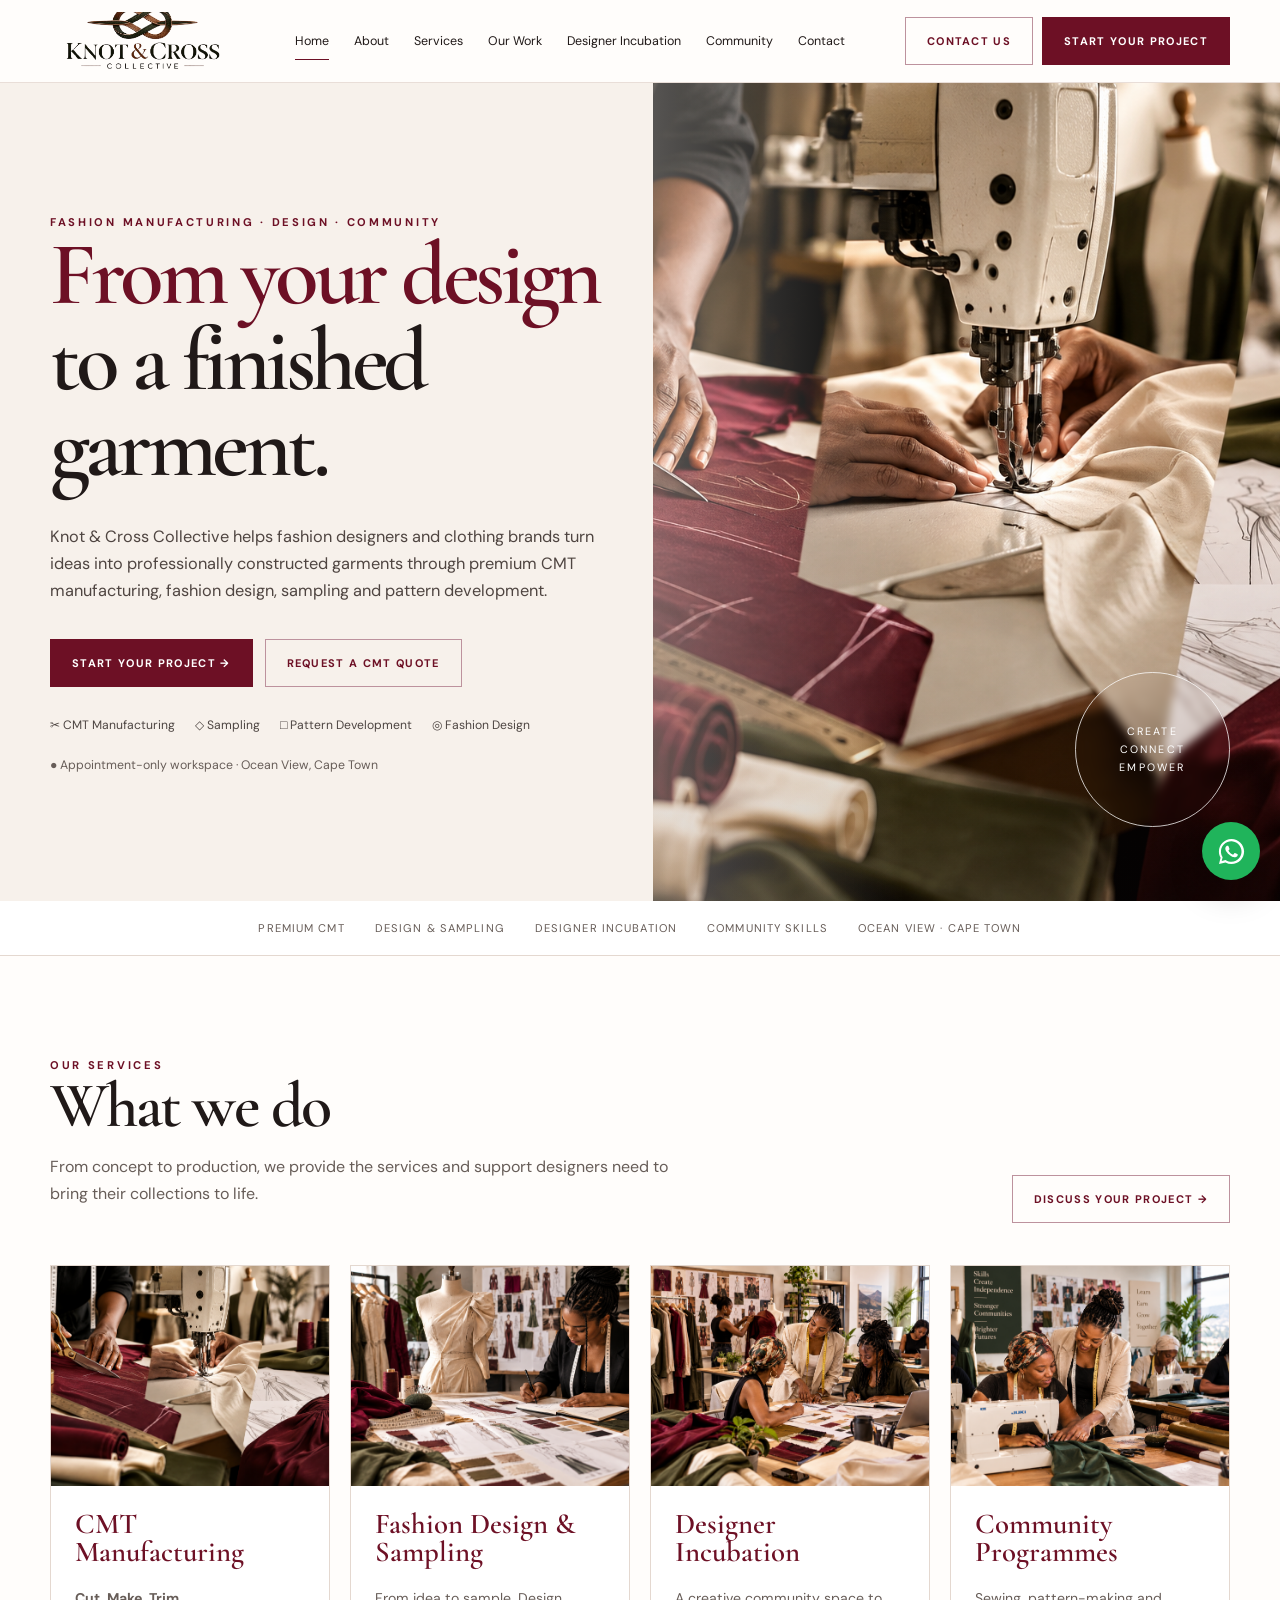
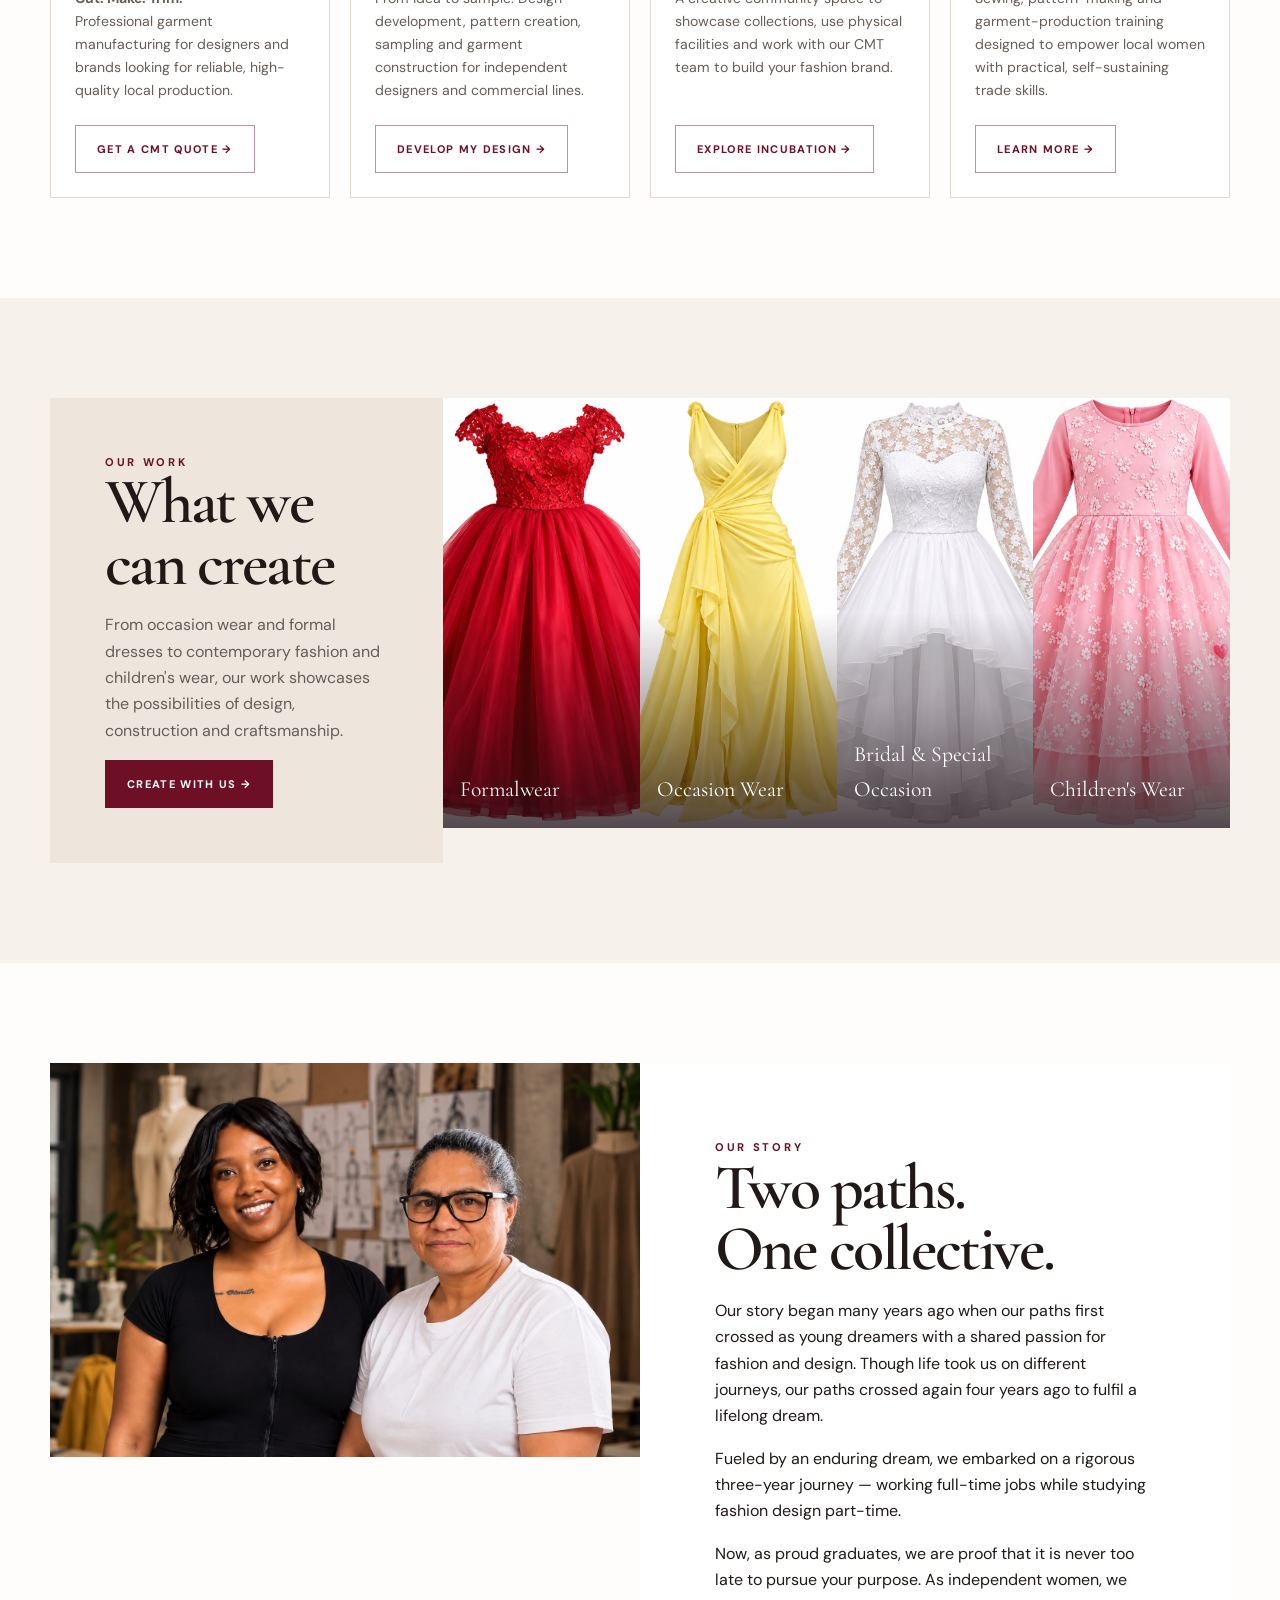
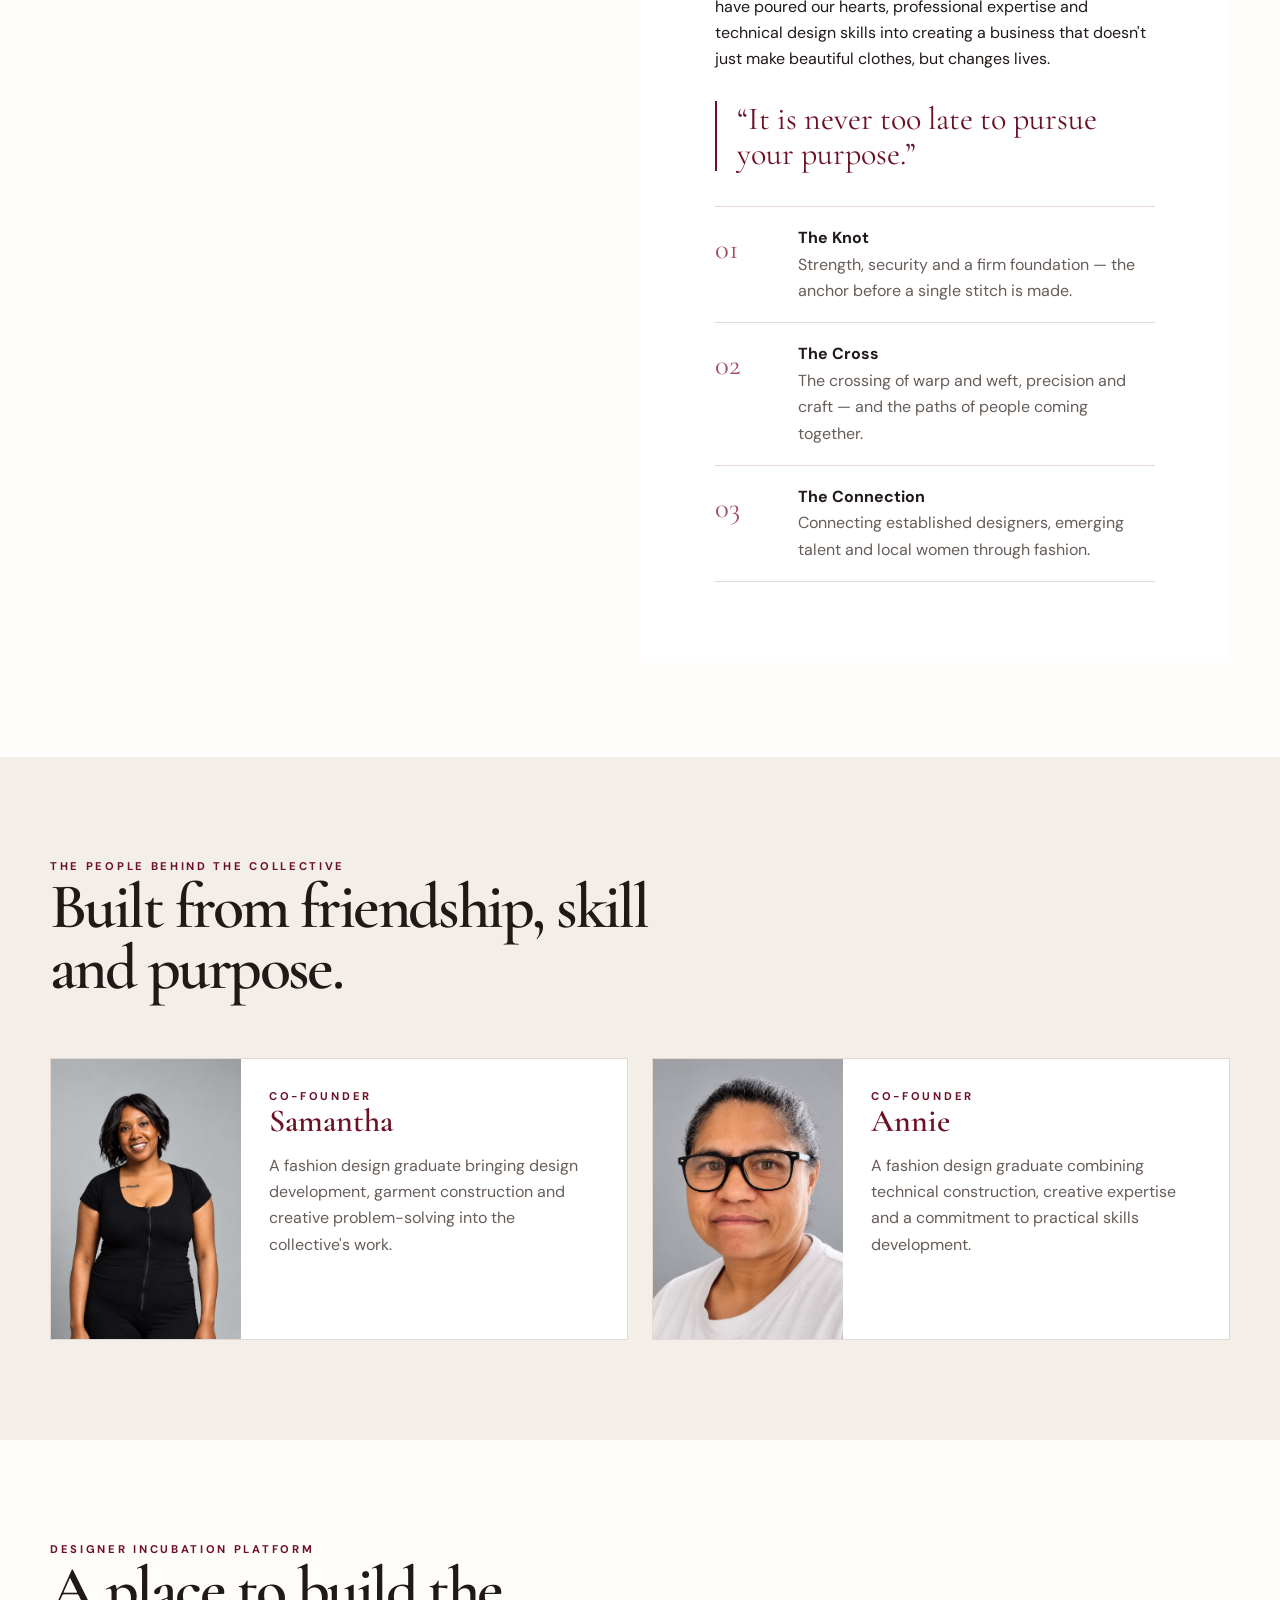
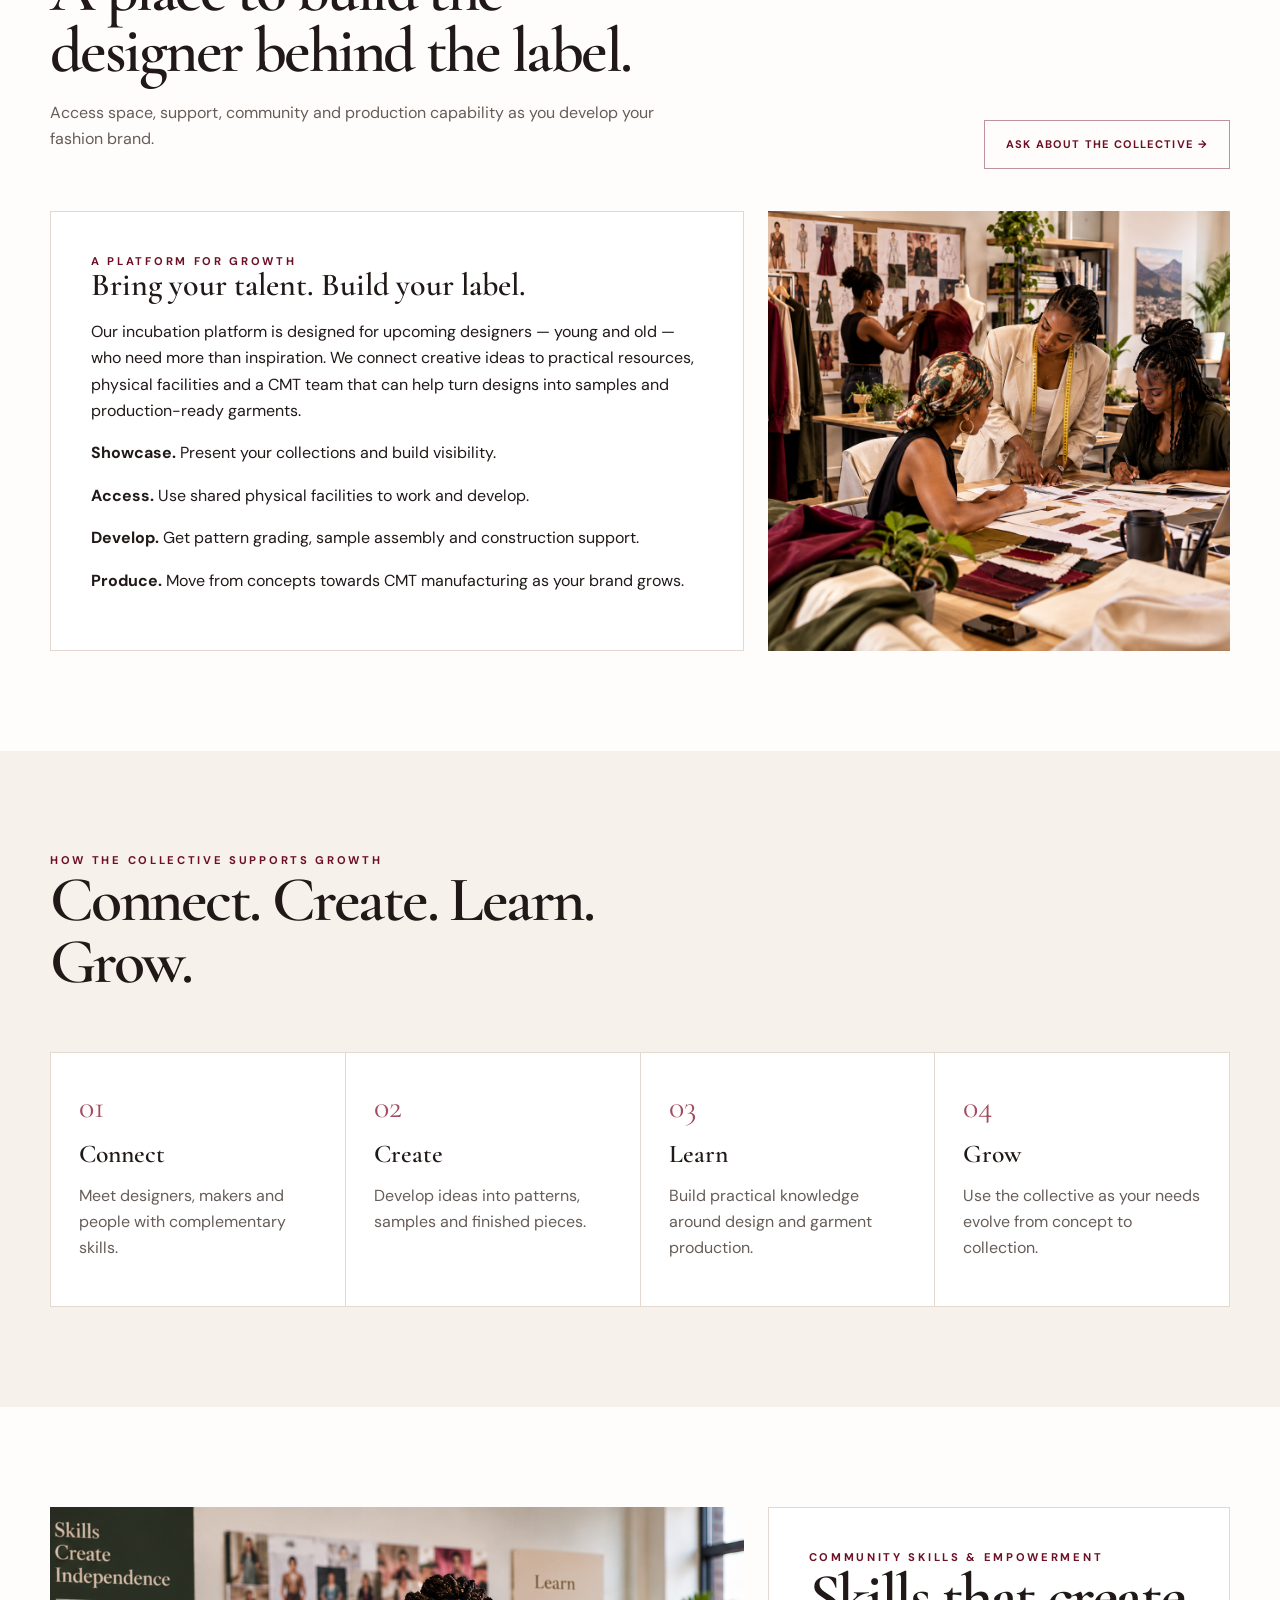
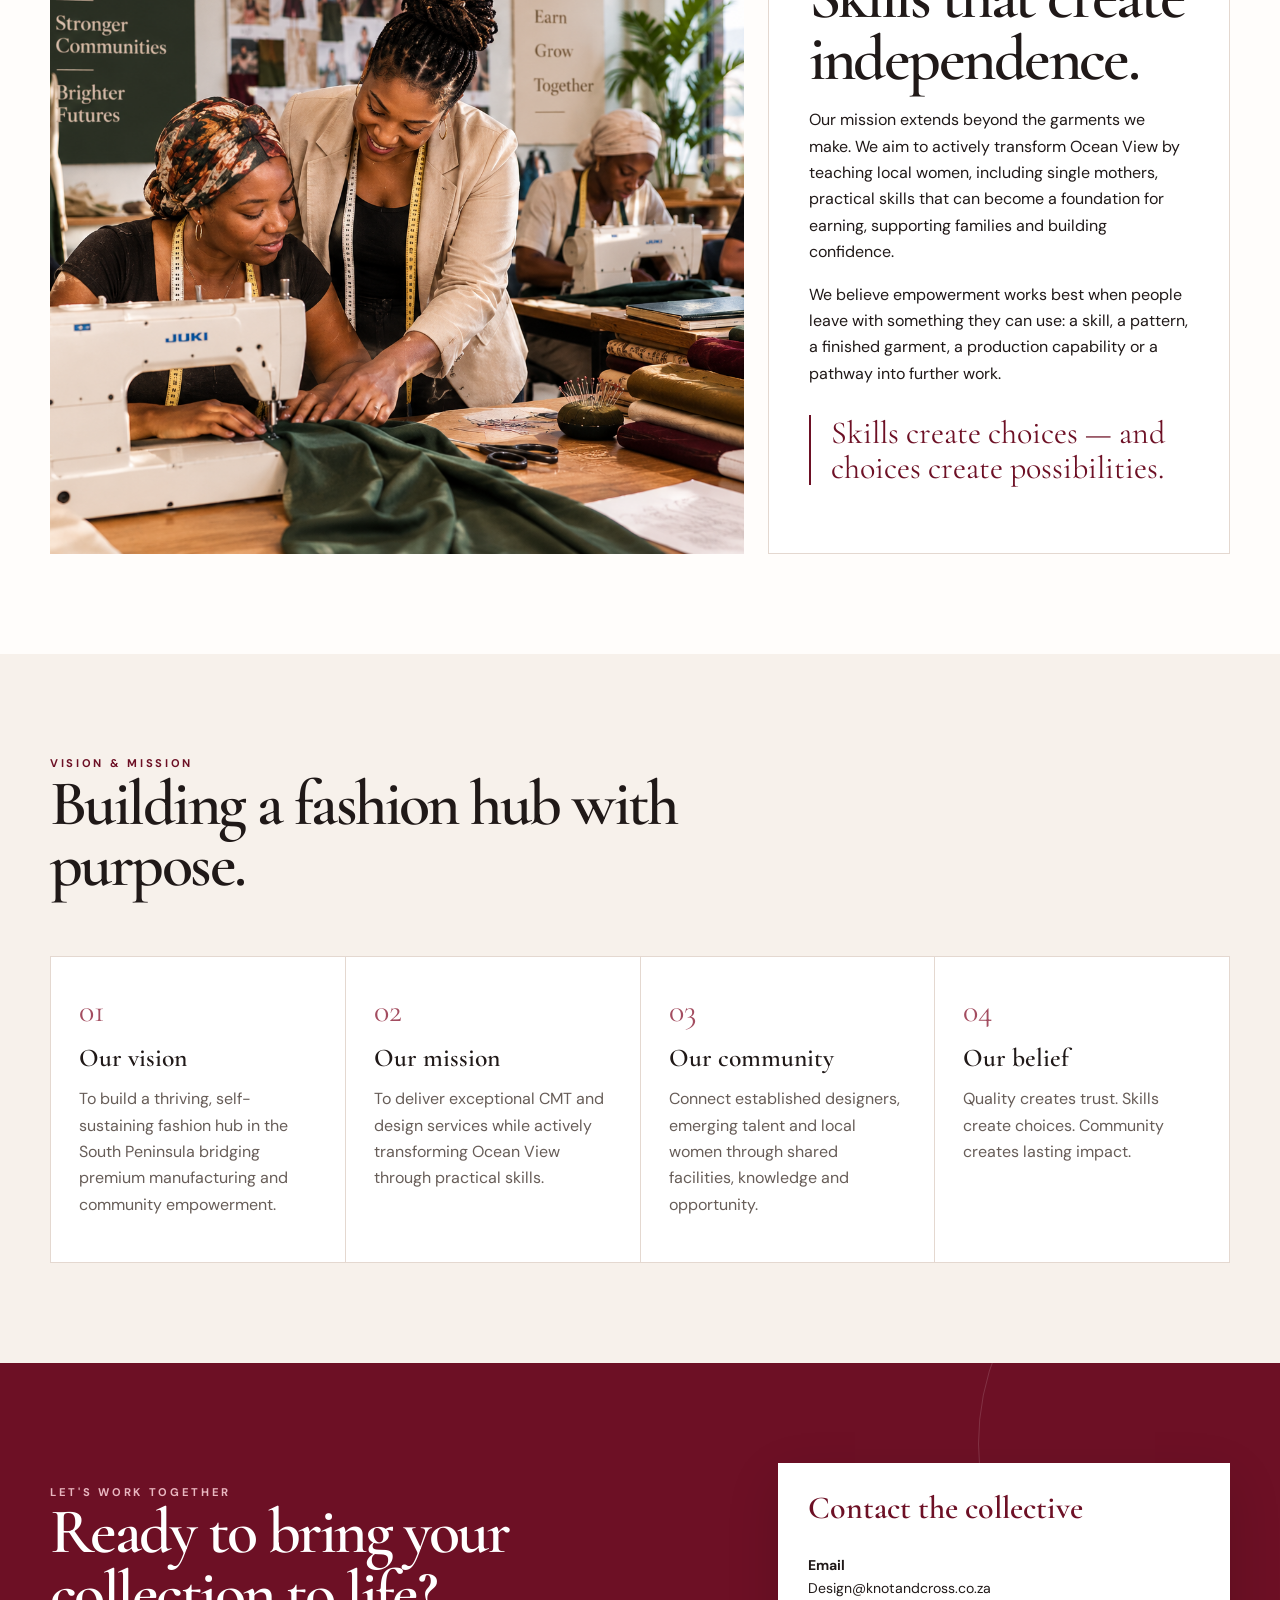
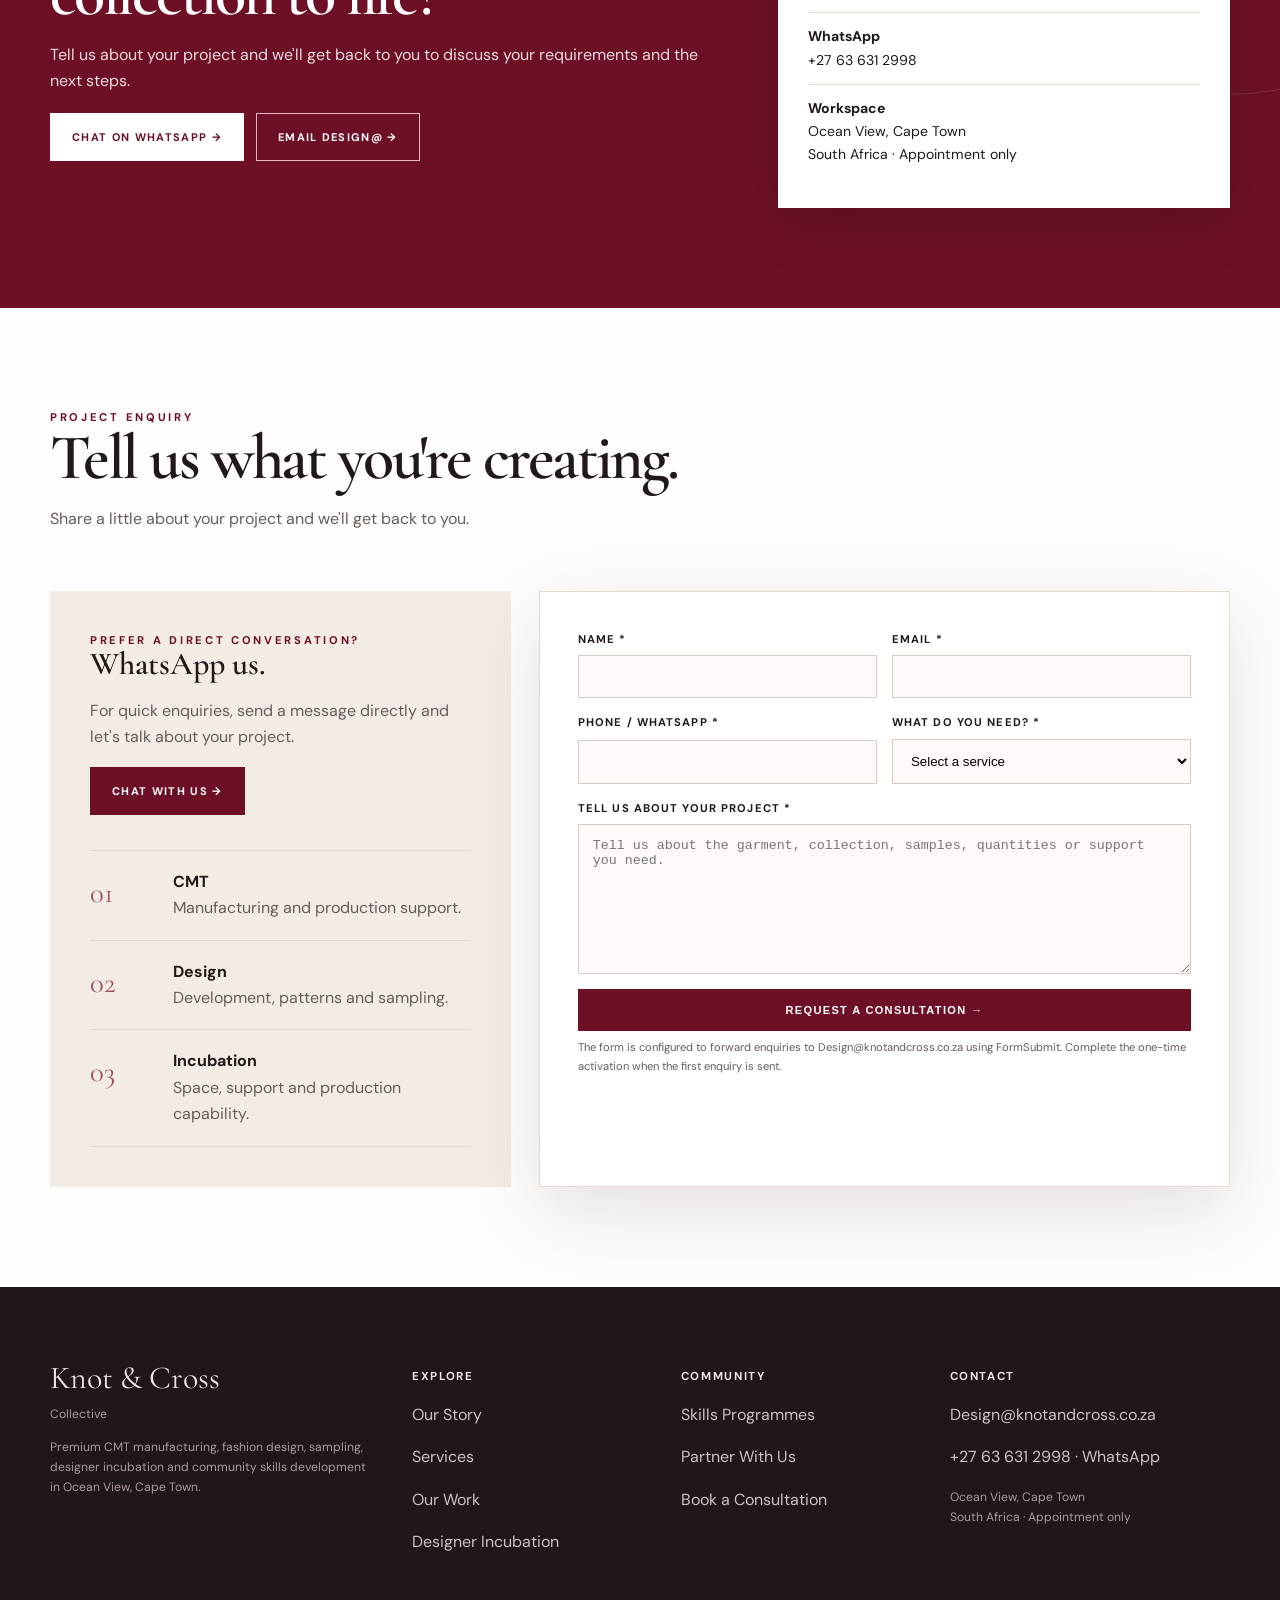
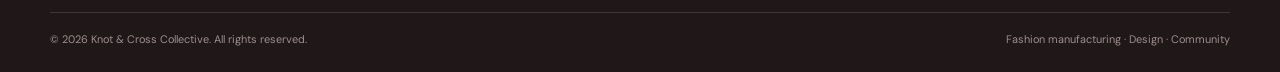
<file: index.html>
<!doctype html><html lang="en"><head><meta charset="utf-8"><meta name="viewport" content="width=device-width,initial-scale=1"><meta name="description" content="Knot & Cross Collective — premium CMT manufacturing, fashion design, sampling, designer incubation and community skills programmes in Ocean View, Cape Town."><meta name="theme-color" content="#6d1025"><title>Knot & Cross Collective | Fashion Manufacturing · Design · Community</title><link rel="icon" href="assets/logo..-removebg-preview.png"><link rel="stylesheet" href="css/style.css"></head><body>
<header><div class="container nav"><a href="#home" aria-label="Knot & Cross Collective home"><img class="brand" src="assets/logo..-removebg-preview.png" alt="Knot & Cross Collective logo"></a><nav class="links" aria-label="Main navigation"><a href="#home" class="active">Home</a><a href="#about">About</a><a href="#services">Services</a><a href="#work">Our Work</a><a href="#incubation">Designer Incubation</a><a href="#community">Community</a><a href="#contact">Contact</a></nav><div class="navcta"><a class="btn btn-outline" href="#contact">Contact Us</a><a class="btn btn-primary" href="#contact">Start Your Project</a><button class="menu" aria-label="Open navigation" aria-expanded="false">☰</button></div></div></header>
<main>
<section id="home" class="hero"><div class="hero-copy"><div class="eyebrow">Fashion manufacturing · design · community</div><h1>From your design <span>to a finished garment.</span></h1><p class="lead">Knot & Cross Collective helps fashion designers and clothing brands turn ideas into professionally constructed garments through premium CMT manufacturing, fashion design, sampling and pattern development.</p><div class="actions"><a class="btn btn-primary" href="#contact">Start Your Project →</a><a class="btn btn-outline" href="#contact">Request a CMT Quote</a></div><div class="tags"><span>✂ CMT Manufacturing</span><span>◇ Sampling</span><span>□ Pattern Development</span><span>◎ Fashion Design</span></div><div class="location">● Appointment-only workspace · Ocean View, Cape Town</div></div><div class="hero-img"><img src="assets/cmt.png" alt="Knot & Cross garment manufacturing workspace"><div class="seal">Create<br>Connect<br>Empower</div></div></section>
<div class="trust"><div class="container"><span>Premium CMT</span><span>Design & Sampling</span><span>Designer Incubation</span><span>Community Skills</span><span>Ocean View · Cape Town</span></div></div>

<section id="services" class="section"><div class="container"><div class="head reveal"><div class="head-copy"><div class="eyebrow">Our services</div><h2>What we do</h2><p class="muted">From concept to production, we provide the services and support designers need to bring their collections to life.</p></div><a class="btn btn-outline" href="#contact">Discuss your project →</a></div><div class="services">
<article class="card reveal"><div class="card-img"><img src="assets/cmt.png" alt="CMT manufacturing"></div><div class="card-body"><h3>CMT Manufacturing</h3><p><strong>Cut. Make. Trim.</strong><br>Professional garment manufacturing for designers and brands looking for reliable, high-quality local production.</p><a class="btn btn-outline" href="#contact">Get a CMT quote →</a></div></article>
<article class="card reveal"><div class="card-img"><img src="assets/fashion-design.jpg" alt="Fashion design and sampling"></div><div class="card-body"><h3>Fashion Design & Sampling</h3><p>From idea to sample. Design development, pattern creation, sampling and garment construction for independent designers and commercial lines.</p><a class="btn btn-outline" href="#contact">Develop my design →</a></div></article>
<article class="card reveal"><div class="card-img"><img src="assets/designer-incubation.jpg" alt="Designer incubation"></div><div class="card-body"><h3>Designer Incubation</h3><p>A creative community space to showcase collections, use physical facilities and work with our CMT team to build your fashion brand.</p><a class="btn btn-outline" href="#incubation">Explore incubation →</a></div></article>
<article class="card reveal"><div class="card-img"><img src="assets/community.jpg" alt="Community skills programme"></div><div class="card-body"><h3>Community Programmes</h3><p>Sewing, pattern-making and garment-production training designed to empower local women with practical, self-sustaining trade skills.</p><a class="btn btn-outline" href="#community">Learn more →</a></div></article>
</div></div></section>

<section id="work" class="section work"><div class="container"><div class="work-grid reveal"><div class="work-intro"><div class="eyebrow">Our work</div><h2>What we can create</h2><p>From occasion wear and formal dresses to contemporary fashion and children's wear, our work showcases the possibilities of design, construction and craftsmanship.</p><a class="btn btn-primary" href="#contact">Create with us →</a></div><div class="work-gallery"><a class="tile" href="#contact"><img src="assets/dress-red.jpg" alt="Red formal dress"><span>Formalwear</span></a><a class="tile" href="#contact"><img src="assets/dress-yellow.jpg" alt="Yellow occasion dress"><span>Occasion Wear</span></a><a class="tile" href="#contact"><img src="assets/dress-white-lace.jpg" alt="White lace dress"><span>Bridal & Special Occasion</span></a><a class="tile" href="#contact"><img src="assets/dress-pink.jpg" alt="Pink children's dress"><span>Children's Wear</span></a></div></div></div></section>

<section id="about" class="section"><div class="container"><div class="story reveal"><div class="story-img"><img src="assets/two-paths.jpg" alt="Knot & Cross Collective founders together"></div><div class="story-copy"><div class="eyebrow">Our story</div><h2>Two paths.<br>One collective.</h2><p>Our story began many years ago when our paths first crossed as young dreamers with a shared passion for fashion and design. Though life took us on different journeys, our paths crossed again four years ago to fulfil a lifelong dream.</p><p>Fueled by an enduring dream, we embarked on a rigorous three-year journey — working full-time jobs while studying fashion design part-time.</p><p>Now, as proud graduates, we are proof that it is never too late to pursue your purpose. As independent women, we have poured our hearts, professional expertise and technical design skills into creating a business that doesn't just make beautiful clothes, but changes lives.</p><div class="quote">“It is never too late to pursue your purpose.”</div><div class="values"><div class="value"><div class="num">01</div><div><strong>The Knot</strong><br><span class="muted">Strength, security and a firm foundation — the anchor before a single stitch is made.</span></div></div><div class="value"><div class="num">02</div><div><strong>The Cross</strong><br><span class="muted">The crossing of warp and weft, precision and craft — and the paths of people coming together.</span></div></div><div class="value"><div class="num">03</div><div><strong>The Connection</strong><br><span class="muted">Connecting established designers, emerging talent and local women through fashion.</span></div></div></div></div></div></div></section>

<section class="section founders"><div class="container"><div class="head"><div class="head-copy"><div class="eyebrow">The people behind the collective</div><h2>Built from friendship, skill and purpose.</h2></div></div><div class="founder-grid"><article class="founder reveal"><img src="assets/samantha-founder.jpg" alt="Samantha, co-founder of Knot & Cross Collective"><div class="founder-body"><div class="eyebrow">Co-founder</div><h3>Samantha</h3><p class="muted">A fashion design graduate bringing design development, garment construction and creative problem-solving into the collective's work.</p></div></article><article class="founder reveal"><img src="assets/annie-founder.jpg" alt="Annie, co-founder of Knot & Cross Collective"><div class="founder-body"><div class="eyebrow">Co-founder</div><h3>Annie</h3><p class="muted">A fashion design graduate combining technical construction, creative expertise and a commitment to practical skills development.</p></div></article></div></div></section>

<section id="incubation" class="section"><div class="container"><div class="head reveal"><div class="head-copy"><div class="eyebrow">Designer incubation platform</div><h2>A place to build the designer behind the label.</h2><p class="muted">Access space, support, community and production capability as you develop your fashion brand.</p></div><a class="btn btn-outline" href="#contact">Ask about the collective →</a></div><div class="split"><div class="feature reveal"><div class="eyebrow">A platform for growth</div><h3>Bring your talent. Build your label.</h3><p>Our incubation platform is designed for upcoming designers — young and old — who need more than inspiration. We connect creative ideas to practical resources, physical facilities and a CMT team that can help turn designs into samples and production-ready garments.</p><p><strong>Showcase.</strong> Present your collections and build visibility.</p><p><strong>Access.</strong> Use shared physical facilities to work and develop.</p><p><strong>Develop.</strong> Get pattern grading, sample assembly and construction support.</p><p><strong>Produce.</strong> Move from concepts towards CMT manufacturing as your brand grows.</p></div><div class="feature-img reveal"><img src="assets/designer-incubation.jpg" alt="Designers working in a shared fashion space"></div></div></div></section>
<section class="section" style="background:var(--cream)"><div class="container"><div class="head"><div class="head-copy"><div class="eyebrow">How the collective supports growth</div><h2>Connect. Create. Learn. Grow.</h2></div></div><div class="process"><div class="step"><span>01</span><h3>Connect</h3><p class="muted">Meet designers, makers and people with complementary skills.</p></div><div class="step"><span>02</span><h3>Create</h3><p class="muted">Develop ideas into patterns, samples and finished pieces.</p></div><div class="step"><span>03</span><h3>Learn</h3><p class="muted">Build practical knowledge around design and garment production.</p></div><div class="step"><span>04</span><h3>Grow</h3><p class="muted">Use the collective as your needs evolve from concept to collection.</p></div></div></div></section>

<section id="community" class="section"><div class="container"><div class="split"><div class="feature-img reveal"><img src="assets/community.jpg" alt="Women learning garment production skills"></div><div class="feature reveal"><div class="eyebrow">Community skills & empowerment</div><h2>Skills that create independence.</h2><p>Our mission extends beyond the garments we make. We aim to actively transform Ocean View by teaching local women, including single mothers, practical skills that can become a foundation for earning, supporting families and building confidence.</p><p>We believe empowerment works best when people leave with something they can use: a skill, a pattern, a finished garment, a production capability or a pathway into further work.</p><div class="quote">Skills create choices — and choices create possibilities.</div></div></div></div></section>
<section class="section" style="background:var(--cream)"><div class="container"><div class="head"><div class="head-copy"><div class="eyebrow">Vision & mission</div><h2>Building a fashion hub with purpose.</h2></div></div><div class="process"><div class="step"><span>01</span><h3>Our vision</h3><p class="muted">To build a thriving, self-sustaining fashion hub in the South Peninsula bridging premium manufacturing and community empowerment.</p></div><div class="step"><span>02</span><h3>Our mission</h3><p class="muted">To deliver exceptional CMT and design services while actively transforming Ocean View through practical skills.</p></div><div class="step"><span>03</span><h3>Our community</h3><p class="muted">Connect established designers, emerging talent and local women through shared facilities, knowledge and opportunity.</p></div><div class="step"><span>04</span><h3>Our belief</h3><p class="muted">Quality creates trust. Skills create choices. Community creates lasting impact.</p></div></div></div></section>

<section id="contact" class="section cta"><div class="container"><div class="cta-grid"><div><div class="eyebrow" style="color:#e9b7c0">Let's work together</div><h2>Ready to bring your collection to life?</h2><p>Tell us about your project and we'll get back to you to discuss your requirements and the next steps.</p><div class="actions"><a class="btn btn-white" href="https://wa.me/27636312998?text=Hello%20Knot%20%26%20Cross%20Collective%2C%20I%27d%20like%20to%20discuss%20a%20project." target="_blank" rel="noopener">Chat on WhatsApp →</a><a class="btn btn-outline" style="border-color:#e8b9c3;color:#fff" href="mailto:Design@knotandcross.co.za">Email Design@ →</a></div></div><div class="contact-card"><h3>Contact the collective</h3><div class="line"><strong>Email</strong><br><a href="mailto:Design@knotandcross.co.za">Design@knotandcross.co.za</a></div><div class="line"><strong>WhatsApp</strong><br><a href="https://wa.me/27636312998" target="_blank" rel="noopener">+27 63 631 2998</a></div><div class="line"><strong>Workspace</strong><br>Ocean View, Cape Town<br>South Africa · Appointment only</div></div></div></div></section>

<section class="section"><div class="container"><div class="head"><div class="head-copy"><div class="eyebrow">Project enquiry</div><h2>Tell us what you're creating.</h2><p class="muted">Share a little about your project and we'll get back to you.</p></div></div><div class="contact"><div class="contact-panel"><div class="eyebrow">Prefer a direct conversation?</div><h3>WhatsApp us.</h3><p class="muted">For quick enquiries, send a message directly and let's talk about your project.</p><a class="btn btn-primary" href="https://wa.me/27636312998?text=Hello%20Knot%20%26%20Cross%20Collective%2C%20I%27d%20like%20to%20book%20a%20consultation." target="_blank" rel="noopener">Chat with us →</a><div class="values"><div class="value"><div class="num">01</div><div><strong>CMT</strong><br><span class="muted">Manufacturing and production support.</span></div></div><div class="value"><div class="num">02</div><div><strong>Design</strong><br><span class="muted">Development, patterns and sampling.</span></div></div><div class="value"><div class="num">03</div><div><strong>Incubation</strong><br><span class="muted">Space, support and production capability.</span></div></div></div></div><form id="project-form" class="form" action="https://formsubmit.co/Design@knotandcross.co.za" method="POST"><input type="hidden" name="_subject" value="New website enquiry — Knot & Cross Collective"><input type="hidden" name="_template" value="table"><input type="hidden" name="_captcha" value="true"><input type="hidden" name="_next" value="https://knotandcross.co.za/#contact"><div class="formgrid"><div class="field"><label for="name">Name *</label><input id="name" name="Name" required></div><div class="field"><label for="email">Email *</label><input id="email" name="Email" type="email" required></div><div class="field"><label for="phone">Phone / WhatsApp *</label><input id="phone" name="Phone / WhatsApp" required></div><div class="field"><label for="service">What do you need? *</label><select id="service" name="Service" required><option value="">Select a service</option><option>CMT Manufacturing</option><option>Fashion Design & Sampling</option><option>Designer Incubation</option><option>Community Programme / Partnership</option><option>Other</option></select></div><div class="field full"><label for="message">Tell us about your project *</label><textarea id="message" name="Project details" required placeholder="Tell us about the garment, collection, samples, quantities or support you need."></textarea></div><div class="field full"><button class="btn btn-primary" type="submit">Request a consultation →</button><div class="note">The form is configured to forward enquiries to Design@knotandcross.co.za using FormSubmit. Complete the one-time activation when the first enquiry is sent.</div></div></div></form></div></div></section>
</main>
<a class="float-wa" href="https://wa.me/27636312998?text=Hello%20Knot%20%26%20Cross%20Collective%2C%20I%27d%20like%20to%20discuss%20a%20project." target="_blank" rel="noopener" aria-label="Chat on WhatsApp" title="Chat on WhatsApp"><svg viewBox="0 0 32 32" aria-hidden="true"><path d="M16 3C8.82 3 3 8.82 3 16c0 2.29.6 4.45 1.74 6.36L3.1 28.9l6.72-1.6A12.94 12.94 0 0 0 16 29c7.18 0 13-5.82 13-13S23.18 3 16 3Zm0 23.65c-2.02 0-4-.54-5.73-1.56l-.41-.24-3.99.95.97-3.88-.27-.42A10.64 10.64 0 1 1 16 26.65Zm5.83-7.98c-.32-.16-1.88-.93-2.17-1.04-.29-.11-.5-.16-.71.16-.21.32-.81 1.04-.99 1.25-.18.21-.36.24-.68.08-.32-.16-1.35-.5-2.57-1.59-.95-.85-1.59-1.9-1.77-2.22-.18-.32-.02-.49.14-.65.14-.14.32-.36.48-.54.16-.18.21-.31.32-.52.11-.21.05-.39-.03-.55-.08-.16-.71-1.72-.97-2.36-.26-.62-.52-.54-.71-.55h-.61c-.21 0-.55.08-.84.39-.29.32-1.1 1.07-1.1 2.61s1.13 3.03 1.29 3.24c.16.21 2.22 3.39 5.38 4.76.75.32 1.34.52 1.8.66.76.24 1.45.21 2 .13.61-.09 1.88-.77 2.15-1.51.26-.74.26-1.37.18-1.51-.08-.13-.29-.21-.61-.37Z"/></svg></a>
<footer><div class="container"><div class="foot"><div><div class="footbrand">Knot & Cross</div><div class="foottext">Collective</div><p class="foottext">Premium CMT manufacturing, fashion design, sampling, designer incubation and community skills development in Ocean View, Cape Town.</p></div><div><h4>Explore</h4><p><a href="#about">Our Story</a></p><p><a href="#services">Services</a></p><p><a href="#work">Our Work</a></p><p><a href="#incubation">Designer Incubation</a></p></div><div><h4>Community</h4><p><a href="#community">Skills Programmes</a></p><p><a href="#contact">Partner With Us</a></p><p><a href="#contact">Book a Consultation</a></p></div><div><h4>Contact</h4><p><a href="mailto:Design@knotandcross.co.za">Design@knotandcross.co.za</a></p><p><a href="https://wa.me/27636312998" target="_blank" rel="noopener">+27 63 631 2998 · WhatsApp</a></p><p class="foottext">Ocean View, Cape Town<br>South Africa · Appointment only</p></div></div><div class="bottom"><div>© <span data-year></span> Knot & Cross Collective. All rights reserved.</div><div>Fashion manufacturing · Design · Community</div></div></div></footer><script src="js/main.js"></script></body></html>
</file>
<file: css/style.css>
@import url('https://fonts.googleapis.com/css2?family=Cormorant+Garamond:wght@500;600;700&family=DM+Sans:wght@400;500;600;700&display=swap');
:root{color-scheme:light only;--ink:#201918;--muted:#675d58;--cream:#f7f1eb;--paper:#fffdfb;--wine:#6d1025;--wine2:#4e0718;--rose:#a34d60;--line:#e4d8d0;--gold:#a77b45;--serif:'Cormorant Garamond',Georgia,serif;--sans:'DM Sans',Arial,sans-serif;--shadow:0 24px 70px rgba(55,30,25,.13)}*{box-sizing:border-box}html{scroll-behavior:smooth;scroll-padding-top:82px}body{margin:0;background:var(--paper);color:var(--ink);font-family:var(--sans);line-height:1.65}img{display:block;max-width:100%}a{text-decoration:none;color:inherit}.container{width:min(1180px,calc(100% - 40px));margin:auto}.section{padding:100px 0}.eyebrow{text-transform:uppercase;letter-spacing:.24em;color:var(--wine);font-size:.7rem;font-weight:700}.muted{color:var(--muted)}h1,h2,h3{font-family:var(--serif);line-height:.96;font-weight:600;margin:0 0 18px}h1{font-size:clamp(3.5rem,7vw,6.8rem);letter-spacing:-.05em}h2{font-size:clamp(2.7rem,5vw,4.7rem);letter-spacing:-.04em}h3{font-size:2rem}.btn{display:inline-flex;align-items:center;justify-content:center;gap:9px;padding:14px 21px;border:1px solid transparent;text-transform:uppercase;letter-spacing:.12em;font-size:.69rem;font-weight:700;transition:.25s;cursor:pointer}.btn-primary{background:var(--wine);color:white}.btn-primary:hover{background:var(--wine2);transform:translateY(-2px)}.btn-outline{border-color:#bd929d;color:var(--wine);background:transparent}.btn-outline:hover{background:#fff0f2;transform:translateY(-2px)}.btn-white{background:white;color:var(--wine)}header{position:sticky;top:0;z-index:100;background:rgba(255,253,251,.94);backdrop-filter:blur(18px);border-bottom:1px solid rgba(228,216,208,.8)}.nav{height:82px;display:flex;align-items:center;justify-content:space-between;gap:25px}.brand{width:185px;height:58px;object-fit:cover;object-position:center;mix-blend-mode:multiply}.links{display:flex;gap:25px;align-items:center;font-size:.78rem}.links a{padding:31px 0;position:relative}.links a:after{content:'';position:absolute;bottom:22px;left:0;right:100%;height:1px;background:var(--wine);transition:.2s}.links a:hover:after,.links a.active:after{right:0}.navcta{display:flex;gap:9px}.menu{display:none;border:0;background:none;font-size:1.6rem}.hero{display:grid;grid-template-columns:1fr .96fr;min-height:calc(100vh - 82px);background:var(--cream);overflow:hidden}.hero-copy{padding:85px 30px 80px max(20px,calc((100vw - 1180px)/2));display:flex;justify-content:center;flex-direction:column}.hero h1{color:var(--wine);max-width:760px}.hero h1 span{color:var(--ink);display:block}.lead{max-width:640px;font-size:1.02rem;color:#4f4541}.actions{display:flex;gap:12px;flex-wrap:wrap;margin:18px 0 28px}.tags{display:flex;gap:20px;flex-wrap:wrap;font-size:.76rem;color:#4d4542}.location{font-size:.77rem;color:var(--muted);margin-top:20px}.hero-img{position:relative;min-height:620px}.hero-img>img{width:100%;height:100%;object-fit:cover}.hero-img:after{content:'';position:absolute;inset:0;background:linear-gradient(90deg,rgba(247,241,235,.35),transparent 40%),linear-gradient(0deg,rgba(25,12,12,.2),transparent 45%)}.seal{position:absolute;right:8%;bottom:9%;z-index:2;width:155px;height:155px;border:1px solid rgba(255,255,255,.75);border-radius:50%;display:grid;place-items:center;text-align:center;color:#fff;text-transform:uppercase;letter-spacing:.2em;font-size:.67rem;backdrop-filter:blur(5px)}.trust{padding:18px 0;border-bottom:1px solid var(--line);background:#fff}.trust .container{display:flex;justify-content:center;gap:30px;flex-wrap:wrap;text-transform:uppercase;letter-spacing:.1em;font-size:.7rem;color:var(--muted)}.head{display:flex;justify-content:space-between;align-items:end;gap:30px;margin-bottom:42px}.head-copy{max-width:650px}.services{display:grid;grid-template-columns:repeat(4,1fr);gap:20px}.card{border:1px solid var(--line);background:#fff;transition:.3s;display:flex;flex-direction:column}.card:hover{transform:translateY(-6px);box-shadow:var(--shadow)}.card-img{height:220px;overflow:hidden}.card-img img{width:100%;height:100%;object-fit:cover;transition:.5s}.card:hover .card-img img{transform:scale(1.05)}.card-body{padding:24px;display:flex;flex-direction:column;flex:1}.card h3{color:var(--wine);font-size:1.8rem;margin-bottom:7px}.card p{font-size:.88rem;color:var(--muted);margin-bottom:22px}.card .btn{align-self:flex-start;margin-top:auto}.work{background:var(--cream)}.work-grid{display:grid;grid-template-columns:1fr 2fr}.work-intro{background:#eee5dd;padding:55px}.work-intro p{color:var(--muted)}.work-gallery{display:grid;grid-template-columns:repeat(4,1fr)}.tile{height:430px;position:relative;overflow:hidden}.tile img{width:100%;height:100%;object-fit:cover;transition:.5s}.tile:hover img{transform:scale(1.05)}.tile:after{content:'';position:absolute;inset:50% 0 0;background:linear-gradient(transparent,rgba(25,12,17,.75))}.tile span{position:absolute;bottom:20px;left:17px;color:#fff;z-index:2;font-family:var(--serif);font-size:1.35rem}.story{display:grid;grid-template-columns:1fr 1fr;align-items:start}.story-img{min-height:0;overflow:hidden;background:var(--cream);display:flex;align-items:flex-start;justify-content:center}.story-img img{width:100%;height:auto;aspect-ratio:3/2;object-fit:cover;object-position:center}.story-copy{padding:75px;background:white}.quote{font-family:var(--serif);font-size:2rem;color:var(--wine);line-height:1.1;border-left:2px solid var(--wine);padding-left:20px;margin:28px 0}.values{margin-top:35px;border-top:1px solid var(--line)}.value{display:grid;grid-template-columns:65px 1fr;gap:18px;padding:18px 0;border-bottom:1px solid var(--line)}.num{font-family:var(--serif);font-size:1.8rem;color:var(--rose)}.founders{background:#f4eee8}.founder-grid{display:grid;grid-template-columns:1fr 1fr;gap:24px}.founder{display:grid;grid-template-columns:190px 1fr;background:white;border:1px solid var(--line)}.founder img{width:100%;height:100%;min-height:280px;object-fit:cover}.founder-body{padding:28px}.founder h3{color:var(--wine);margin-bottom:4px}.split{display:grid;grid-template-columns:1.2fr .8fr;gap:24px}.feature{border:1px solid var(--line);background:#fff;padding:40px}.feature-img{min-height:430px}.feature-img img{width:100%;height:100%;object-fit:cover}.process{display:grid;grid-template-columns:repeat(4,1fr);gap:1px;background:var(--line);border:1px solid var(--line)}.step{background:#fff;padding:28px;min-height:190px}.step span{font-family:var(--serif);font-size:2rem;color:var(--rose)}.step h3{font-size:1.6rem;margin:8px 0}.gallery{columns:3 280px;column-gap:18px}.gallery figure{break-inside:avoid;margin:0 0 20px}.gallery img{width:100%}.gallery figcaption{padding:9px 0;text-transform:uppercase;letter-spacing:.1em;font-size:.68rem;color:var(--muted)}.cta{background:var(--wine);color:#fff;position:relative;overflow:hidden}.cta:before{content:'';position:absolute;width:500px;height:500px;border:1px solid rgba(255,255,255,.14);border-radius:50%;right:-200px;top:-170px}.cta-grid{display:grid;grid-template-columns:1.2fr .8fr;gap:50px;align-items:center;position:relative;z-index:2}.cta p{color:#eadcdf}.contact-card{background:#fff;color:var(--ink);padding:30px;box-shadow:0 18px 50px rgba(0,0,0,.14)}.contact-card h3{color:var(--wine)}.line{padding:12px 0;border-bottom:1px solid var(--line);font-size:.88rem}.line:last-child{border:0}.contact{display:grid;grid-template-columns:.8fr 1.2fr;gap:28px}.contact-panel{background:#f3ece5;padding:40px}.form{border:1px solid var(--line);background:#fff;padding:38px;box-shadow:var(--shadow)}.formgrid{display:grid;grid-template-columns:1fr 1fr;gap:15px}.field{display:grid;gap:7px}.field.full{grid-column:1/-1}.field label{font-size:.7rem;text-transform:uppercase;letter-spacing:.1em;font-weight:700}.field input,.field select,.field textarea{width:100%;border:1px solid #d9cbc4;background:#fffaf7;padding:13px 14px;outline:none}.field textarea{min-height:150px;resize:vertical}.field input:focus,.field select:focus,.field textarea:focus{border-color:var(--wine);box-shadow:0 0 0 3px rgba(109,16,37,.08)}.note{font-size:.7rem;color:var(--muted)}.float-wa{position:fixed;right:20px;bottom:20px;z-index:90;width:58px;height:58px;border-radius:50%;background:#20b45b;color:#fff;display:grid;place-items:center;box-shadow:0 12px 35px rgba(0,0,0,.22);transition:.25s}.float-wa:hover{transform:translateY(-3px);box-shadow:0 16px 40px rgba(0,0,0,.26)}.float-wa svg{width:31px;height:31px;display:block;fill:currentColor}footer{background:#201719;color:#eee5e2;padding:65px 0 24px}.foot{display:grid;grid-template-columns:1.4fr 1fr 1fr 1.2fr;gap:35px;padding-bottom:40px;border-bottom:1px solid rgba(255,255,255,.13)}footer h4{font-family:var(--sans);font-size:.72rem;text-transform:uppercase;letter-spacing:.14em}footer a{color:#cfc2c0}footer a:hover{color:#fff}.footbrand{font-family:var(--serif);font-size:2rem}.foottext{font-size:.76rem;color:#aa9c99}.bottom{display:flex;justify-content:space-between;gap:15px;padding-top:18px;font-size:.68rem;color:#9d8f8d}.reveal{opacity:0;transform:translateY(20px);transition:.7s}.reveal.show{opacity:1;transform:none}
@media(max-width:1050px){.links{gap:16px}.services{grid-template-columns:1fr 1fr}.hero{grid-template-columns:1fr}.hero-copy{padding:75px 20px 55px}.hero-img{min-height:500px}.work-grid{grid-template-columns:1fr}.cta-grid{grid-template-columns:1fr}.foot{grid-template-columns:1fr 1fr}}
@media(max-width:760px){.container{width:calc(100% - 28px)}.nav{height:72px}.brand{width:150px;height:50px}.links{display:none;position:absolute;top:72px;left:14px;right:14px;background:#fff;border:1px solid var(--line);padding:10px;box-shadow:var(--shadow);flex-direction:column;align-items:stretch;gap:0}.links.open{display:flex}.links a{padding:13px}.links a:after{bottom:6px}.navcta .btn{display:none}.menu{display:block}.section{padding:70px 0}.head{display:block}.head .btn{margin-top:18px}.services{grid-template-columns:1fr}.work-gallery{grid-template-columns:1fr 1fr}.tile{height:340px}.story,.split,.contact{grid-template-columns:1fr}.story-img{min-height:0}.story-img img{aspect-ratio:3/2}.story-copy{padding:50px 24px}.founder-grid{grid-template-columns:1fr}.founder{grid-template-columns:125px 1fr}.founder img{min-height:220px}.process{grid-template-columns:1fr 1fr}.formgrid{grid-template-columns:1fr}.field.full{grid-column:auto}.form,.contact-panel{padding:25px}.foot{grid-template-columns:1fr}.bottom{display:block}.bottom div+div{margin-top:7px}}
@media(max-width:460px){.work-gallery{grid-template-columns:1fr}.tile{height:390px}.founder{grid-template-columns:1fr}.founder img{height:280px}.process{grid-template-columns:1fr}.actions .btn{width:100%}}
</file>
